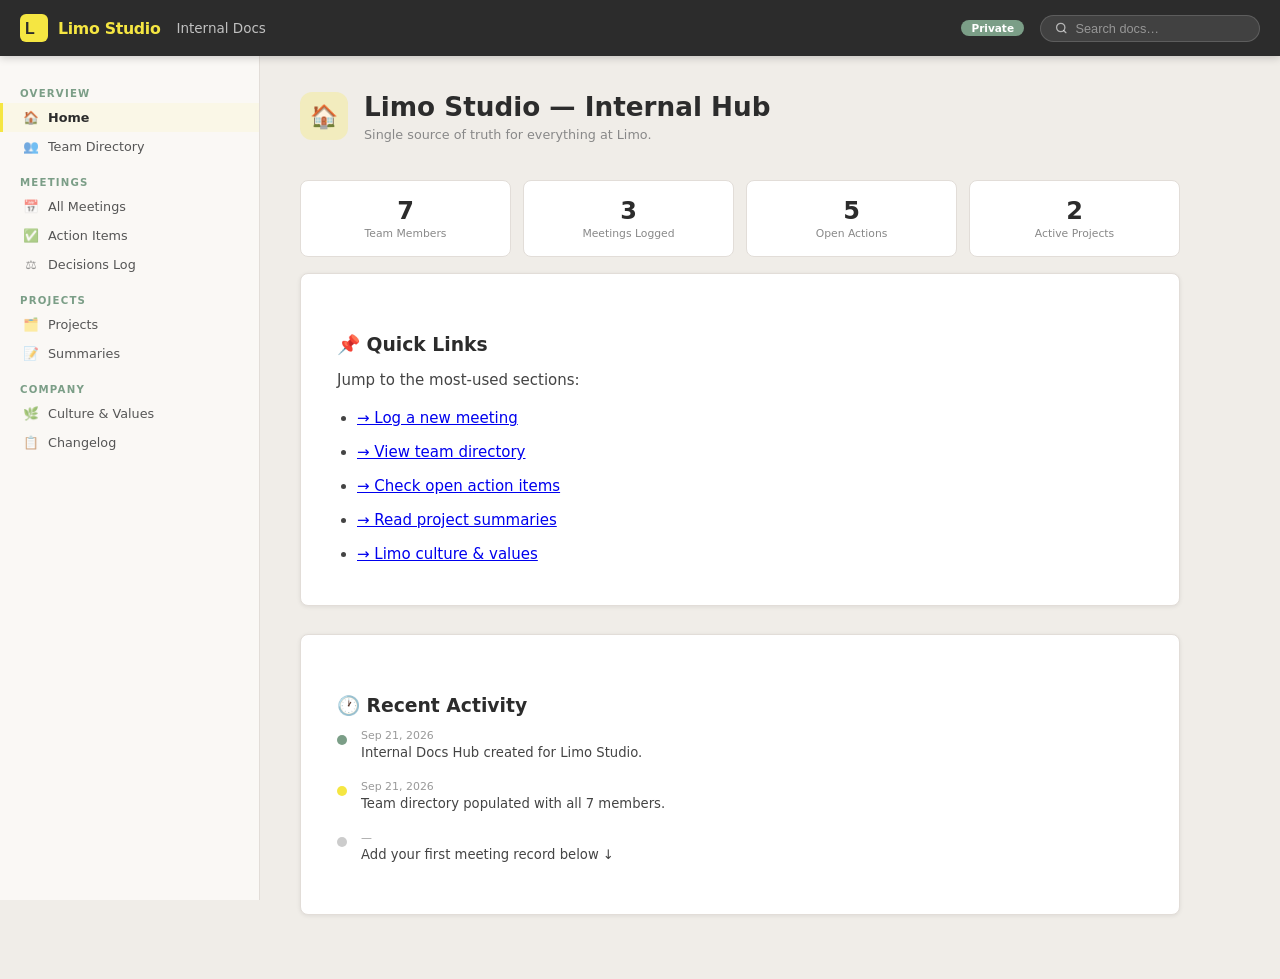
<file: docs/company-docs.html>
<!DOCTYPE html>
<html lang="en">
<head>
  <meta charset="UTF-8" />
  <meta name="viewport" content="width=device-width, initial-scale=1.0" />
  <title>Limo Studio — Internal Docs</title>
  <link rel="icon" href="../favicon.svg" type="image/svg+xml" />
  <style>
    /* ── Reset & Base ── */
    *, *::before, *::after { box-sizing: border-box; margin: 0; padding: 0; }
    :root {
      --ivory:      #FAF8F5;
      --charcoal:   #2C2C2C;
      --lemon:      #F5E642;
      --leaf:       #7B9E87;
      --leaf-light: #C8DDD1;
      --border:     #E2DDD8;
      --sidebar-w:  260px;
      --header-h:   56px;
      --font-sans:  'Inter', 'Segoe UI', system-ui, sans-serif;
      --font-mono:  'JetBrains Mono', 'Fira Code', monospace;
      --radius:     8px;
      --shadow:     0 1px 4px rgba(0,0,0,.08);
    }

    html { font-size: 15px; scroll-behavior: smooth; }
    body {
      font-family: var(--font-sans);
      background: #F0EDE8;
      color: var(--charcoal);
      min-height: 100vh;
      display: flex;
      flex-direction: column;
    }

    /* ── Top Bar ── */
    .topbar {
      position: fixed; top: 0; left: 0; right: 0; z-index: 100;
      height: var(--header-h);
      background: var(--charcoal);
      color: #fff;
      display: flex; align-items: center; gap: 16px;
      padding: 0 20px;
      box-shadow: 0 2px 8px rgba(0,0,0,.18);
    }
    .topbar .logo {
      display: flex; align-items: center; gap: 10px;
      font-weight: 700; font-size: 1.05rem; letter-spacing: -.3px;
      color: var(--lemon); text-decoration: none;
    }
    .topbar .logo svg { width: 28px; height: 28px; }
    .topbar .doc-title {
      flex: 1; font-size: .9rem; opacity: .7;
    }
    .topbar .badge {
      background: var(--leaf); color: #fff; font-size: .7rem;
      padding: 2px 10px; border-radius: 20px; font-weight: 600;
    }
    .topbar .search-box {
      display: flex; align-items: center; gap: 8px;
      background: rgba(255,255,255,.1); border: 1px solid rgba(255,255,255,.15);
      border-radius: 20px; padding: 5px 14px; min-width: 200px;
    }
    .topbar .search-box input {
      background: transparent; border: none; outline: none;
      color: #fff; font-size: .85rem; width: 100%;
    }
    .topbar .search-box input::placeholder { color: rgba(255,255,255,.45); }

    /* ── Layout ── */
    .layout {
      display: flex;
      margin-top: var(--header-h);
      min-height: calc(100vh - var(--header-h));
    }

    /* ── Sidebar ── */
    .sidebar {
      width: var(--sidebar-w);
      background: var(--ivory);
      border-right: 1px solid var(--border);
      position: fixed;
      top: var(--header-h); bottom: 0;
      overflow-y: auto;
      padding: 20px 0;
    }
    .sidebar-section { margin-bottom: 4px; }
    .sidebar-header {
      font-size: .68rem; font-weight: 700; letter-spacing: 1.2px;
      text-transform: uppercase; color: var(--leaf);
      padding: 12px 20px 4px;
    }
    .sidebar-link {
      display: flex; align-items: center; gap: 9px;
      padding: 7px 20px;
      font-size: .85rem; color: #555; text-decoration: none;
      border-left: 3px solid transparent;
      transition: all .15s;
      cursor: pointer;
    }
    .sidebar-link:hover { background: #F0EDE8; color: var(--charcoal); }
    .sidebar-link.active {
      border-left-color: var(--lemon);
      background: rgba(245,230,66,.08);
      color: var(--charcoal); font-weight: 600;
    }
    .sidebar-link .icon { width: 16px; text-align: center; opacity: .6; }
    .sidebar-link.active .icon { opacity: 1; }

    /* ── Main Content ── */
    .main {
      margin-left: var(--sidebar-w);
      flex: 1;
      padding: 36px 40px;
      max-width: 960px;
    }

    /* ── Page / Section ── */
    .page { display: none; }
    .page.active { display: block; }

    /* ── Doc Card ── */
    .doc-card {
      background: #fff;
      border: 1px solid var(--border);
      border-radius: var(--radius);
      box-shadow: var(--shadow);
      padding: 32px 36px;
      margin-bottom: 28px;
    }

    /* ── Typography ── */
    h1 { font-size: 1.75rem; font-weight: 800; margin-bottom: 6px; }
    h2 { font-size: 1.25rem; font-weight: 700; margin: 28px 0 12px; color: var(--charcoal); }
    h3 { font-size: 1rem; font-weight: 700; margin: 20px 0 8px; }
    p  { line-height: 1.7; color: #444; margin-bottom: 10px; }
    hr { border: none; border-top: 1px solid var(--border); margin: 24px 0; }
    ul, ol { padding-left: 20px; color: #444; line-height: 1.8; }
    li { margin-bottom: 4px; }

    /* ── Page Header ── */
    .page-header {
      display: flex; align-items: flex-start; gap: 16px;
      margin-bottom: 24px;
    }
    .page-header-icon {
      width: 48px; height: 48px; border-radius: 12px;
      display: flex; align-items: center; justify-content: center;
      font-size: 1.5rem; flex-shrink: 0;
    }
    .page-header-icon.yellow { background: rgba(245,230,66,.25); }
    .page-header-icon.green  { background: rgba(123,158,135,.2); }
    .page-header-icon.blue   { background: rgba(100,149,237,.15); }
    .page-header-icon.red    { background: rgba(220,80,80,.12); }
    .page-header h1 { margin-bottom: 2px; }
    .page-header .subtitle { color: #888; font-size: .85rem; }

    /* ── Metadata Row ── */
    .meta-row {
      display: flex; flex-wrap: wrap; gap: 16px;
      margin-bottom: 20px;
    }
    .meta-chip {
      display: inline-flex; align-items: center; gap: 5px;
      font-size: .78rem; color: #666;
      background: #F5F3F0; border: 1px solid var(--border);
      border-radius: 20px; padding: 3px 12px;
    }

    /* ── People Cards ── */
    .people-grid {
      display: grid;
      grid-template-columns: repeat(auto-fill, minmax(200px, 1fr));
      gap: 16px;
      margin-top: 16px;
    }
    .person-card {
      background: #FAFAFA;
      border: 1px solid var(--border);
      border-radius: var(--radius);
      padding: 20px 16px;
      text-align: center;
      transition: box-shadow .15s;
    }
    .person-card:hover { box-shadow: 0 4px 16px rgba(0,0,0,.09); }
    .person-avatar {
      width: 64px; height: 64px; border-radius: 50%;
      margin: 0 auto 12px;
      display: flex; align-items: center; justify-content: center;
      font-weight: 700; font-size: 1.1rem; color: #fff;
    }
    .person-name { font-weight: 700; font-size: .95rem; margin-bottom: 3px; }
    .person-role { font-size: .78rem; color: var(--leaf); font-weight: 600; margin-bottom: 6px; }
    .person-detail { font-size: .75rem; color: #888; line-height: 1.5; }
    .person-tag {
      display: inline-block; margin-top: 8px;
      background: rgba(123,158,135,.12); color: var(--leaf);
      border-radius: 20px; padding: 2px 10px; font-size: .7rem; font-weight: 600;
    }

    /* ── Meeting Entries ── */
    .meeting-entry {
      border-left: 3px solid var(--lemon);
      padding-left: 16px;
      margin-bottom: 28px;
    }
    .meeting-entry .meeting-title {
      font-weight: 700; font-size: 1rem; margin-bottom: 4px;
    }
    .meeting-entry .meeting-meta {
      font-size: .78rem; color: #888; margin-bottom: 10px;
    }
    .meeting-entry .attendees {
      display: flex; flex-wrap: wrap; gap: 6px; margin-bottom: 10px;
    }
    .attendee-pill {
      background: rgba(44,44,44,.07); border-radius: 20px;
      padding: 2px 10px; font-size: .75rem; font-weight: 600;
    }
    .action-item {
      display: flex; align-items: flex-start; gap: 8px;
      padding: 6px 0; border-bottom: 1px solid #F0EDE8;
      font-size: .85rem;
    }
    .action-item:last-child { border-bottom: none; }
    .action-check {
      width: 16px; height: 16px; border-radius: 4px;
      border: 2px solid var(--border); cursor: pointer; flex-shrink: 0; margin-top: 1px;
      appearance: none; -webkit-appearance: none; background: #fff;
      transition: all .15s;
    }
    .action-check:checked {
      background: var(--leaf); border-color: var(--leaf);
    }
    .action-owner { font-weight: 600; color: var(--charcoal); min-width: 80px; }
    .action-due   { color: #999; font-size: .75rem; margin-left: auto; white-space: nowrap; }

    /* ── Status Badge ── */
    .status {
      display: inline-flex; align-items: center; gap: 5px;
      border-radius: 20px; padding: 2px 10px; font-size: .73rem; font-weight: 700;
    }
    .status.done     { background: rgba(123,158,135,.15); color: var(--leaf); }
    .status.wip      { background: rgba(245,230,66,.3);   color: #A89B00; }
    .status.blocked  { background: rgba(220,80,80,.12);   color: #C04040; }
    .status.todo     { background: #F0EDE8;               color: #888; }
    .status::before  { content: ''; display: inline-block; width: 6px; height: 6px; border-radius: 50%; background: currentColor; }

    /* ── Summary Cards ── */
    .summary-grid {
      display: grid; grid-template-columns: 1fr 1fr; gap: 16px;
    }
    @media (max-width: 680px) { .summary-grid { grid-template-columns: 1fr; } }

    .summary-block {
      background: #FAFAFA; border: 1px solid var(--border);
      border-radius: var(--radius); padding: 18px 20px;
    }
    .summary-block h3 { font-size: .9rem; margin: 0 0 8px; }

    /* ── KPI Row ── */
    .kpi-row { display: flex; flex-wrap: wrap; gap: 12px; margin: 16px 0; }
    .kpi {
      flex: 1; min-width: 100px;
      background: #fff; border: 1px solid var(--border);
      border-radius: var(--radius); padding: 16px 20px; text-align: center;
    }
    .kpi .kpi-val { font-size: 1.6rem; font-weight: 800; color: var(--charcoal); }
    .kpi .kpi-label { font-size: .72rem; color: #888; margin-top: 2px; }

    /* ── Table ── */
    table { width: 100%; border-collapse: collapse; font-size: .85rem; }
    thead th {
      background: #F5F3F0; text-align: left;
      padding: 9px 12px; font-size: .73rem; text-transform: uppercase;
      letter-spacing: .8px; color: #888; border-bottom: 1px solid var(--border);
    }
    tbody tr { border-bottom: 1px solid var(--border); }
    tbody tr:last-child { border-bottom: none; }
    tbody td { padding: 10px 12px; vertical-align: middle; }
    tbody tr:hover { background: #FAFAFA; }

    /* ── New Item Form ── */
    .add-btn {
      display: inline-flex; align-items: center; gap: 7px;
      background: var(--charcoal); color: #fff;
      border: none; border-radius: var(--radius);
      padding: 9px 18px; font-size: .85rem; font-weight: 600;
      cursor: pointer; transition: opacity .15s; margin-top: 16px;
    }
    .add-btn:hover { opacity: .85; }
    .add-btn.secondary {
      background: transparent; color: var(--charcoal);
      border: 1.5px solid var(--border);
    }

    .form-row {
      display: none; background: #FAFAFA; border: 1px solid var(--border);
      border-radius: var(--radius); padding: 20px; margin-top: 12px;
    }
    .form-row.open { display: block; }
    .form-grid { display: grid; grid-template-columns: 1fr 1fr; gap: 12px; }
    .form-group { display: flex; flex-direction: column; gap: 5px; }
    .form-group label { font-size: .75rem; font-weight: 600; color: #666; }
    .form-group input, .form-group select, .form-group textarea {
      border: 1px solid var(--border); border-radius: 6px;
      padding: 8px 11px; font-size: .85rem; font-family: inherit;
      outline: none; background: #fff;
      transition: border-color .15s;
    }
    .form-group input:focus, .form-group select:focus, .form-group textarea:focus {
      border-color: var(--leaf);
    }
    .form-actions { display: flex; gap: 8px; margin-top: 16px; }

    /* ── Scrollbar ── */
    ::-webkit-scrollbar { width: 6px; height: 6px; }
    ::-webkit-scrollbar-track { background: transparent; }
    ::-webkit-scrollbar-thumb { background: #D0CBC4; border-radius: 3px; }

    /* ── Responsive ── */
    @media (max-width: 720px) {
      .sidebar { transform: translateX(-100%); transition: transform .25s; z-index: 50; }
      .sidebar.open { transform: translateX(0); }
      .main { margin-left: 0; padding: 20px 16px; }
    }

    /* ── Highlight ── */
    .highlight { background: rgba(245,230,66,.35); border-radius: 3px; padding: 0 2px; }

    /* ── Timeline dot ── */
    .tl { display: flex; gap: 14px; margin-bottom: 20px; }
    .tl-dot { width: 10px; height: 10px; border-radius: 50%; background: var(--leaf); margin-top: 6px; flex-shrink: 0; }
    .tl-content { flex: 1; }
    .tl-date { font-size: .73rem; color: #999; margin-bottom: 3px; }
    .tl-text { font-size: .88rem; color: #444; }

    /* ── Print ── */
    @media print {
      .topbar, .sidebar { display: none; }
      .main { margin-left: 0; }
    }
  </style>
</head>
<body>

<!-- ═══════════════════════════ TOP BAR ═══════════════════════════ -->
<header class="topbar">
  <a class="logo" href="../index.html">
    <svg viewBox="0 0 28 28" fill="none" xmlns="http://www.w3.org/2000/svg">
      <rect width="28" height="28" rx="6" fill="#F5E642"/>
      <text x="5" y="20" font-family="sans-serif" font-weight="900" font-size="16" fill="#2C2C2C">L</text>
    </svg>
    Limo Studio
  </a>
  <span class="doc-title">Internal Docs</span>
  <span class="badge">Private</span>
  <div class="search-box">
    <svg width="14" height="14" viewBox="0 0 24 24" fill="none" stroke="rgba(255,255,255,.6)" stroke-width="2.5" stroke-linecap="round" stroke-linejoin="round"><circle cx="11" cy="11" r="8"/><line x1="21" y1="21" x2="16.65" y2="16.65"/></svg>
    <input type="text" placeholder="Search docs…" id="searchInput" oninput="searchDocs(this.value)" />
  </div>
</header>

<!-- ═══════════════════════════ LAYOUT ═══════════════════════════ -->
<div class="layout">

  <!-- ── SIDEBAR ── -->
  <nav class="sidebar" id="sidebar">

    <div class="sidebar-section">
      <div class="sidebar-header">Overview</div>
      <a class="sidebar-link active" onclick="showPage('home')" id="link-home">
        <span class="icon">🏠</span> Home
      </a>
      <a class="sidebar-link" onclick="showPage('team')" id="link-team">
        <span class="icon">👥</span> Team Directory
      </a>
    </div>

    <div class="sidebar-section">
      <div class="sidebar-header">Meetings</div>
      <a class="sidebar-link" onclick="showPage('meetings')" id="link-meetings">
        <span class="icon">📅</span> All Meetings
      </a>
      <a class="sidebar-link" onclick="showPage('actions')" id="link-actions">
        <span class="icon">✅</span> Action Items
      </a>
      <a class="sidebar-link" onclick="showPage('decisions')" id="link-decisions">
        <span class="icon">⚖️</span> Decisions Log
      </a>
    </div>

    <div class="sidebar-section">
      <div class="sidebar-header">Projects</div>
      <a class="sidebar-link" onclick="showPage('projects')" id="link-projects">
        <span class="icon">🗂️</span> Projects
      </a>
      <a class="sidebar-link" onclick="showPage('summaries')" id="link-summaries">
        <span class="icon">📝</span> Summaries
      </a>
    </div>

    <div class="sidebar-section">
      <div class="sidebar-header">Company</div>
      <a class="sidebar-link" onclick="showPage('culture')" id="link-culture">
        <span class="icon">🌿</span> Culture & Values
      </a>
      <a class="sidebar-link" onclick="showPage('changelog')" id="link-changelog">
        <span class="icon">📋</span> Changelog
      </a>
    </div>

  </nav>

  <!-- ── MAIN ── -->
  <main class="main">

    <!-- ════════════════ HOME ════════════════ -->
    <section class="page active" id="page-home">

      <div class="page-header">
        <div class="page-header-icon yellow">🏠</div>
        <div>
          <h1>Limo Studio — Internal Hub</h1>
          <p class="subtitle">Single source of truth for everything at Limo.</p>
        </div>
      </div>

      <div class="kpi-row">
        <div class="kpi"><div class="kpi-val">7</div><div class="kpi-label">Team Members</div></div>
        <div class="kpi"><div class="kpi-val" id="kpi-meetings">3</div><div class="kpi-label">Meetings Logged</div></div>
        <div class="kpi"><div class="kpi-val" id="kpi-open">5</div><div class="kpi-label">Open Actions</div></div>
        <div class="kpi"><div class="kpi-val" id="kpi-projects">2</div><div class="kpi-label">Active Projects</div></div>
      </div>

      <div class="doc-card">
        <h2>📌 Quick Links</h2>
        <p>Jump to the most-used sections:</p>
        <ul style="margin-top:10px; line-height:2;">
          <li><a href="#" onclick="showPage('meetings')">→ Log a new meeting</a></li>
          <li><a href="#" onclick="showPage('team')">→ View team directory</a></li>
          <li><a href="#" onclick="showPage('actions')">→ Check open action items</a></li>
          <li><a href="#" onclick="showPage('summaries')">→ Read project summaries</a></li>
          <li><a href="#" onclick="showPage('culture')">→ Limo culture &amp; values</a></li>
        </ul>
      </div>

      <div class="doc-card">
        <h2>🕐 Recent Activity</h2>
        <div class="tl">
          <div class="tl-dot"></div>
          <div class="tl-content">
            <div class="tl-date">Sep 21, 2026</div>
            <div class="tl-text">Internal Docs Hub created for Limo Studio.</div>
          </div>
        </div>
        <div class="tl">
          <div class="tl-dot" style="background:var(--lemon);"></div>
          <div class="tl-content">
            <div class="tl-date">Sep 21, 2026</div>
            <div class="tl-text">Team directory populated with all 7 members.</div>
          </div>
        </div>
        <div class="tl">
          <div class="tl-dot" style="background:#ccc;"></div>
          <div class="tl-content">
            <div class="tl-date">—</div>
            <div class="tl-text">Add your first meeting record below ↓</div>
          </div>
        </div>
      </div>

    </section>

    <!-- ════════════════ TEAM ════════════════ -->
    <section class="page" id="page-team">

      <div class="page-header">
        <div class="page-header-icon green">👥</div>
        <div>
          <h1>Team Directory</h1>
          <p class="subtitle">7 members · Italy &amp; Global</p>
        </div>
      </div>

      <div class="doc-card">
        <div class="people-grid" id="peopleGrid">

          <div class="person-card">
            <div class="person-avatar" style="background:#2C2C2C;">MR</div>
            <div class="person-name">Mojtaba Roshana</div>
            <div class="person-role">Studio Director</div>
            <div class="person-detail">Strategy, Vision, Client Relations</div>
            <span class="person-tag">Founder</span>
          </div>

          <div class="person-card">
            <div class="person-avatar" style="background:#7B9E87;">AA</div>
            <div class="person-name">Amin A.</div>
            <div class="person-role">Lead Developer</div>
            <div class="person-detail">Full-stack, Architecture</div>
            <span class="person-tag">Tech</span>
          </div>

          <div class="person-card">
            <div class="person-avatar" style="background:#5B7FA6;">RK</div>
            <div class="person-name">Ramtin K.</div>
            <div class="person-role">Designer</div>
            <div class="person-detail">UI/UX, Brand, Motion</div>
            <span class="person-tag">Design</span>
          </div>

          <div class="person-card">
            <div class="person-avatar" style="background:#B07DBF;">PF</div>
            <div class="person-name">Parisa F.</div>
            <div class="person-role">Project Manager</div>
            <div class="person-detail">Delivery, Timelines, Clients</div>
            <span class="person-tag">Ops</span>
          </div>

          <div class="person-card">
            <div class="person-avatar" style="background:#C07070;">RJ</div>
            <div class="person-name">Roya J.</div>
            <div class="person-role">Marketing Lead</div>
            <div class="person-detail">Content, Social, Growth</div>
            <span class="person-tag">Marketing</span>
          </div>

          <div class="person-card">
            <div class="person-avatar" style="background:#D4924A;">TE</div>
            <div class="person-name">Taha E.</div>
            <div class="person-role">Backend Engineer</div>
            <div class="person-detail">APIs, Databases, DevOps</div>
            <span class="person-tag">Tech</span>
          </div>

          <div class="person-card">
            <div class="person-avatar" style="background:#4DA8A4;">MY</div>
            <div class="person-name">Maryam Y.</div>
            <div class="person-role">Frontend Engineer</div>
            <div class="person-detail">React, Accessibility, Perf</div>
            <span class="person-tag">Tech</span>
          </div>

        </div>

        <button class="add-btn secondary" style="margin-top:24px;" onclick="toggleForm('addPersonForm')">+ Add Team Member</button>

        <div class="form-row" id="addPersonForm">
          <h3 style="margin-top:0; margin-bottom:16px;">New Team Member</h3>
          <div class="form-grid">
            <div class="form-group">
              <label>Full Name</label>
              <input type="text" placeholder="e.g. Sara Rossi" />
            </div>
            <div class="form-group">
              <label>Role / Title</label>
              <input type="text" placeholder="e.g. UX Researcher" />
            </div>
            <div class="form-group">
              <label>Initials</label>
              <input type="text" maxlength="2" placeholder="SR" />
            </div>
            <div class="form-group">
              <label>Department</label>
              <select>
                <option>Tech</option>
                <option>Design</option>
                <option>Ops</option>
                <option>Marketing</option>
                <option>Founder</option>
              </select>
            </div>
            <div class="form-group" style="grid-column:1/-1;">
              <label>Responsibilities</label>
              <input type="text" placeholder="Short description of what this person does" />
            </div>
          </div>
          <div class="form-actions">
            <button class="add-btn" onclick="addPerson()">Save Member</button>
            <button class="add-btn secondary" onclick="toggleForm('addPersonForm')">Cancel</button>
          </div>
        </div>
      </div>

    </section>

    <!-- ════════════════ MEETINGS ════════════════ -->
    <section class="page" id="page-meetings">

      <div class="page-header">
        <div class="page-header-icon blue">📅</div>
        <div>
          <h1>Meeting Log</h1>
          <p class="subtitle">All team meetings, notes, and decisions.</p>
        </div>
      </div>

      <div class="doc-card" id="meetingList">

        <!-- ── Meeting 1 ── -->
        <div class="meeting-entry">
          <div class="meeting-title">🟡 Weekly Sync — Week 38</div>
          <div class="meeting-meta">📅 Mon Sep 21, 2026 · 10:00–10:45 · Video Call · Facilitator: Parisa F.</div>
          <div class="attendees">
            <span class="attendee-pill">MR</span><span class="attendee-pill">AA</span>
            <span class="attendee-pill">PF</span><span class="attendee-pill">RK</span>
            <span class="attendee-pill">TE</span><span class="attendee-pill">MY</span>
          </div>
          <h3 style="margin-top:10px;">Agenda &amp; Notes</h3>
          <ul>
            <li>Website launch update — dev sign-off needed by Wednesday.</li>
            <li>Client X onboarding plan reviewed; proposal sent on Friday.</li>
            <li>Marketing Q4 budget discussion deferred to Thursday session.</li>
          </ul>
          <h3>Action Items</h3>
          <div class="action-item">
            <input type="checkbox" class="action-check" />
            <span class="action-owner">Amin</span>
            <span>Final QA pass on homepage — mobile breakpoints.</span>
            <span class="action-due">Due Sep 23</span>
          </div>
          <div class="action-item">
            <input type="checkbox" class="action-check" />
            <span class="action-owner">Maryam</span>
            <span>Fix RTL layout issue on contact section.</span>
            <span class="action-due">Due Sep 22</span>
          </div>
          <div class="action-item">
            <input type="checkbox" class="action-check" />
            <span class="action-owner">Parisa</span>
            <span>Send revised timeline to Client X.</span>
            <span class="action-due">Due Sep 22</span>
          </div>
        </div>

        <hr />

        <!-- ── Meeting 2 ── -->
        <div class="meeting-entry">
          <div class="meeting-title">🟢 Design Review — v2 Prototype</div>
          <div class="meeting-meta">📅 Fri Sep 18, 2026 · 14:00–15:00 · In-Person · Facilitator: Ramtin K.</div>
          <div class="attendees">
            <span class="attendee-pill">MR</span><span class="attendee-pill">RK</span>
            <span class="attendee-pill">MY</span><span class="attendee-pill">PF</span>
          </div>
          <h3 style="margin-top:10px;">Notes</h3>
          <ul>
            <li>New hero section animation approved by director.</li>
            <li>Typography scale updated: base 15px, heading 800 weight.</li>
            <li>Color palette locked — no more changes before launch.</li>
          </ul>
          <h3>Decision Made</h3>
          <p>✅ <strong>Lemon yellow (#F5E642)</strong> confirmed as primary accent. Muted leaf-green (#7B9E87) as secondary.</p>
        </div>

        <hr />

        <!-- ── Meeting 3 ── -->
        <div class="meeting-entry">
          <div class="meeting-title">🔵 Strategy Session — Q4 Planning</div>
          <div class="meeting-meta">📅 Thu Sep 17, 2026 · 11:00–12:30 · Video Call · Facilitator: Mojtaba R.</div>
          <div class="attendees">
            <span class="attendee-pill">MR</span><span class="attendee-pill">PF</span><span class="attendee-pill">RJ</span>
          </div>
          <h3 style="margin-top:10px;">Notes</h3>
          <ul>
            <li>Two new client prospects identified from LinkedIn outreach.</li>
            <li>Goal: close 1 new contract before end of October.</li>
            <li>Roya to run LinkedIn ad test in October with €500 budget.</li>
          </ul>
          <h3>Action Items</h3>
          <div class="action-item">
            <input type="checkbox" class="action-check" />
            <span class="action-owner">Roya</span>
            <span>Prepare LinkedIn ad copy &amp; targeting for review.</span>
            <span class="action-due">Due Sep 30</span>
          </div>
          <div class="action-item">
            <input type="checkbox" class="action-check" />
            <span class="action-owner">Mojtaba</span>
            <span>Follow up with Prospect A — second call.</span>
            <span class="action-due">Due Sep 25</span>
          </div>
        </div>

      </div>

      <!-- ADD MEETING FORM -->
      <button class="add-btn" onclick="toggleForm('addMeetingForm')">+ Log New Meeting</button>

      <div class="form-row" id="addMeetingForm">
        <h3 style="margin-top:0;margin-bottom:16px;">New Meeting Record</h3>
        <div class="form-grid">
          <div class="form-group">
            <label>Meeting Title</label>
            <input type="text" id="mTitle" placeholder="e.g. Weekly Sync — Week 39" />
          </div>
          <div class="form-group">
            <label>Date &amp; Time</label>
            <input type="datetime-local" id="mDate" />
          </div>
          <div class="form-group">
            <label>Facilitator</label>
            <input type="text" id="mFacilitator" placeholder="e.g. Parisa F." />
          </div>
          <div class="form-group">
            <label>Format</label>
            <select id="mFormat">
              <option>Video Call</option>
              <option>In-Person</option>
              <option>Async</option>
              <option>Hybrid</option>
            </select>
          </div>
          <div class="form-group" style="grid-column:1/-1;">
            <label>Attendees (comma-separated initials)</label>
            <input type="text" id="mAttendees" placeholder="MR, AA, PF, RK" />
          </div>
          <div class="form-group" style="grid-column:1/-1;">
            <label>Meeting Notes / Agenda</label>
            <textarea id="mNotes" rows="4" placeholder="Key discussion points, decisions made…"></textarea>
          </div>
        </div>
        <div class="form-actions">
          <button class="add-btn" onclick="addMeeting()">Save Meeting</button>
          <button class="add-btn secondary" onclick="toggleForm('addMeetingForm')">Cancel</button>
        </div>
      </div>

    </section>

    <!-- ════════════════ ACTION ITEMS ════════════════ -->
    <section class="page" id="page-actions">

      <div class="page-header">
        <div class="page-header-icon yellow">✅</div>
        <div>
          <h1>Action Items</h1>
          <p class="subtitle">All outstanding tasks across meetings.</p>
        </div>
      </div>

      <div class="doc-card">
        <table>
          <thead>
            <tr>
              <th>Done</th>
              <th>Task</th>
              <th>Owner</th>
              <th>Source</th>
              <th>Due</th>
              <th>Status</th>
            </tr>
          </thead>
          <tbody id="actionsTable">
            <tr>
              <td><input type="checkbox" class="action-check" /></td>
              <td>Final QA — mobile breakpoints</td>
              <td><strong>Amin</strong></td>
              <td>Weekly Sync W38</td>
              <td>Sep 23</td>
              <td><span class="status wip">In Progress</span></td>
            </tr>
            <tr>
              <td><input type="checkbox" class="action-check" /></td>
              <td>Fix RTL issue on contact section</td>
              <td><strong>Maryam</strong></td>
              <td>Weekly Sync W38</td>
              <td>Sep 22</td>
              <td><span class="status todo">To Do</span></td>
            </tr>
            <tr>
              <td><input type="checkbox" class="action-check" /></td>
              <td>Send revised timeline to Client X</td>
              <td><strong>Parisa</strong></td>
              <td>Weekly Sync W38</td>
              <td>Sep 22</td>
              <td><span class="status todo">To Do</span></td>
            </tr>
            <tr>
              <td><input type="checkbox" class="action-check" /></td>
              <td>LinkedIn ad copy &amp; targeting</td>
              <td><strong>Roya</strong></td>
              <td>Q4 Strategy</td>
              <td>Sep 30</td>
              <td><span class="status todo">To Do</span></td>
            </tr>
            <tr>
              <td><input type="checkbox" class="action-check" /></td>
              <td>Follow up with Prospect A</td>
              <td><strong>Mojtaba</strong></td>
              <td>Q4 Strategy</td>
              <td>Sep 25</td>
              <td><span class="status todo">To Do</span></td>
            </tr>
          </tbody>
        </table>
        <button class="add-btn secondary" style="margin-top:16px;" onclick="toggleForm('addActionForm')">+ Add Action Item</button>
        <div class="form-row" id="addActionForm">
          <div class="form-grid">
            <div class="form-group">
              <label>Task Description</label>
              <input type="text" id="aTask" placeholder="What needs to be done?" />
            </div>
            <div class="form-group">
              <label>Owner</label>
              <input type="text" id="aOwner" placeholder="e.g. Amin" />
            </div>
            <div class="form-group">
              <label>Due Date</label>
              <input type="date" id="aDue" />
            </div>
            <div class="form-group">
              <label>Source Meeting</label>
              <input type="text" id="aSource" placeholder="e.g. Weekly Sync W39" />
            </div>
          </div>
          <div class="form-actions">
            <button class="add-btn" onclick="addAction()">Save</button>
            <button class="add-btn secondary" onclick="toggleForm('addActionForm')">Cancel</button>
          </div>
        </div>
      </div>

    </section>

    <!-- ════════════════ DECISIONS ════════════════ -->
    <section class="page" id="page-decisions">

      <div class="page-header">
        <div class="page-header-icon blue">⚖️</div>
        <div>
          <h1>Decisions Log</h1>
          <p class="subtitle">Key decisions made — who, when, and why.</p>
        </div>
      </div>

      <div class="doc-card">
        <table>
          <thead>
            <tr><th>#</th><th>Decision</th><th>Made By</th><th>Date</th><th>Context</th></tr>
          </thead>
          <tbody id="decisionsTable">
            <tr>
              <td style="color:#999;">#1</td>
              <td>Lemon yellow (#F5E642) confirmed as primary accent color</td>
              <td>Mojtaba, Ramtin</td>
              <td>Sep 18</td>
              <td>Design Review v2</td>
            </tr>
            <tr>
              <td style="color:#999;">#2</td>
              <td>Marketing Q4 budget: €500 LinkedIn ad test in October</td>
              <td>Mojtaba, Roya</td>
              <td>Sep 17</td>
              <td>Q4 Strategy</td>
            </tr>
            <tr>
              <td style="color:#999;">#3</td>
              <td>Color palette locked before launch — no more changes</td>
              <td>Team</td>
              <td>Sep 18</td>
              <td>Design Review v2</td>
            </tr>
          </tbody>
        </table>
        <button class="add-btn secondary" style="margin-top:16px;" onclick="toggleForm('addDecisionForm')">+ Log Decision</button>
        <div class="form-row" id="addDecisionForm">
          <div class="form-grid">
            <div class="form-group" style="grid-column:1/-1;">
              <label>Decision</label>
              <input type="text" id="dDecision" placeholder="What was decided?" />
            </div>
            <div class="form-group">
              <label>Made By</label>
              <input type="text" id="dBy" placeholder="e.g. Mojtaba, Amin" />
            </div>
            <div class="form-group">
              <label>Date</label>
              <input type="date" id="dDate" />
            </div>
            <div class="form-group" style="grid-column:1/-1;">
              <label>Context / Source</label>
              <input type="text" id="dContext" placeholder="Which meeting or discussion?" />
            </div>
          </div>
          <div class="form-actions">
            <button class="add-btn" onclick="addDecision()">Save Decision</button>
            <button class="add-btn secondary" onclick="toggleForm('addDecisionForm')">Cancel</button>
          </div>
        </div>
      </div>

    </section>

    <!-- ════════════════ PROJECTS ════════════════ -->
    <section class="page" id="page-projects">

      <div class="page-header">
        <div class="page-header-icon green">🗂️</div>
        <div>
          <h1>Projects</h1>
          <p class="subtitle">Active and past Limo projects.</p>
        </div>
      </div>

      <div class="doc-card">
        <table>
          <thead>
            <tr><th>Project</th><th>Lead</th><th>Client</th><th>Start</th><th>Deadline</th><th>Status</th></tr>
          </thead>
          <tbody id="projectsTable">
            <tr>
              <td><strong>Limo Studio Website</strong></td>
              <td>Ramtin + Amin</td>
              <td>Internal</td>
              <td>Aug 2026</td>
              <td>Sep 25, 2026</td>
              <td><span class="status wip">In Progress</span></td>
            </tr>
            <tr>
              <td><strong>Client X — Brand Identity</strong></td>
              <td>Ramtin</td>
              <td>Client X</td>
              <td>Sep 2026</td>
              <td>Nov 1, 2026</td>
              <td><span class="status todo">To Start</span></td>
            </tr>
          </tbody>
        </table>
        <button class="add-btn secondary" style="margin-top:16px;" onclick="toggleForm('addProjectForm')">+ New Project</button>
        <div class="form-row" id="addProjectForm">
          <div class="form-grid">
            <div class="form-group">
              <label>Project Name</label>
              <input type="text" id="pName" placeholder="e.g. Client Y — Web App" />
            </div>
            <div class="form-group">
              <label>Lead(s)</label>
              <input type="text" id="pLead" placeholder="e.g. Amin + Taha" />
            </div>
            <div class="form-group">
              <label>Client</label>
              <input type="text" id="pClient" placeholder="Client name or Internal" />
            </div>
            <div class="form-group">
              <label>Deadline</label>
              <input type="date" id="pDeadline" />
            </div>
          </div>
          <div class="form-actions">
            <button class="add-btn" onclick="addProject()">Save Project</button>
            <button class="add-btn secondary" onclick="toggleForm('addProjectForm')">Cancel</button>
          </div>
        </div>
      </div>

    </section>

    <!-- ════════════════ SUMMARIES ════════════════ -->
    <section class="page" id="page-summaries">

      <div class="page-header">
        <div class="page-header-icon yellow">📝</div>
        <div>
          <h1>Summaries</h1>
          <p class="subtitle">Weekly &amp; project summaries — what happened, what's next.</p>
        </div>
      </div>

      <div class="doc-card">
        <h2>📆 Week 38 Summary — Sep 15–21, 2026</h2>
        <div class="meta-row">
          <span class="meta-chip">📅 Sep 21, 2026</span>
          <span class="meta-chip">✍️ Mojtaba R.</span>
          <span class="meta-chip">🔖 Weekly</span>
        </div>

        <div class="summary-grid">
          <div class="summary-block">
            <h3>✅ What We Did</h3>
            <ul>
              <li>Locked final design palette for studio website.</li>
              <li>Completed multilingual (4 languages) implementation.</li>
              <li>Sent initial proposal to Client X.</li>
              <li>Set up Limo's LinkedIn company page.</li>
            </ul>
          </div>
          <div class="summary-block">
            <h3>⚠️ Blockers</h3>
            <ul>
              <li>Awaiting domain registration confirmation.</li>
              <li>Client X has not signed NDA yet.</li>
            </ul>
          </div>
          <div class="summary-block">
            <h3>📌 Next Week Goals</h3>
            <ul>
              <li>Launch studio website on GitHub Pages.</li>
              <li>Close client X first call outcome.</li>
              <li>Finalize Q4 marketing plan.</li>
            </ul>
          </div>
          <div class="summary-block">
            <h3>💡 Wins</h3>
            <ul>
              <li>Full RTL Persian support shipped 🎉</li>
              <li>Team aligned on brand identity — no more debates.</li>
              <li>Two warm leads from LinkedIn outreach.</li>
            </ul>
          </div>
        </div>

        <button class="add-btn secondary" style="margin-top:24px;" onclick="toggleForm('addSummaryForm')">+ Add Weekly Summary</button>

        <div class="form-row" id="addSummaryForm">
          <div class="form-grid">
            <div class="form-group">
              <label>Week / Period</label>
              <input type="text" id="sWeek" placeholder="e.g. Week 39 — Sep 22–28" />
            </div>
            <div class="form-group">
              <label>Written By</label>
              <input type="text" id="sAuthor" placeholder="e.g. Mojtaba R." />
            </div>
            <div class="form-group" style="grid-column:1/-1;">
              <label>What We Did</label>
              <textarea id="sDid" rows="3" placeholder="Key accomplishments this week…"></textarea>
            </div>
            <div class="form-group" style="grid-column:1/-1;">
              <label>Blockers</label>
              <textarea id="sBlockers" rows="2" placeholder="What slowed us down?"></textarea>
            </div>
            <div class="form-group" style="grid-column:1/-1;">
              <label>Next Week Goals</label>
              <textarea id="sGoals" rows="3" placeholder="What do we aim to finish?"></textarea>
            </div>
          </div>
          <div class="form-actions">
            <button class="add-btn" onclick="addSummary()">Save Summary</button>
            <button class="add-btn secondary" onclick="toggleForm('addSummaryForm')">Cancel</button>
          </div>
        </div>
      </div>

    </section>

    <!-- ════════════════ CULTURE ════════════════ -->
    <section class="page" id="page-culture">

      <div class="page-header">
        <div class="page-header-icon green">🌿</div>
        <div>
          <h1>Culture &amp; Values</h1>
          <p class="subtitle">What Limo stands for.</p>
        </div>
      </div>

      <div class="doc-card">
        <h2>Our Principles</h2>
        <ul style="line-height:2.2;">
          <li><strong>🎯 Craft over speed</strong> — We take time to build things properly.</li>
          <li><strong>🤝 Radical transparency</strong> — Everyone knows what's happening and why.</li>
          <li><strong>🌍 Global by default</strong> — We design for all languages, cultures, and contexts.</li>
          <li><strong>🌱 Sustainable pace</strong> — No burnout. Sustainable work brings lasting results.</li>
          <li><strong>💬 Async first</strong> — We document before we call. Meetings have a purpose.</li>
        </ul>
        <hr />
        <h2>Working Norms</h2>
        <ul style="line-height:2.2;">
          <li>All decisions get logged in the <a href="#" onclick="showPage('decisions')">Decisions Log</a>.</li>
          <li>Every meeting needs an agenda shared 24h in advance.</li>
          <li>Action items must have an owner and a due date.</li>
          <li>Weekly summaries are written every Sunday by the director.</li>
          <li>Feedback is given kindly, directly, and in private first.</li>
        </ul>
      </div>

    </section>

    <!-- ════════════════ CHANGELOG ════════════════ -->
    <section class="page" id="page-changelog">

      <div class="page-header">
        <div class="page-header-icon red">📋</div>
        <div>
          <h1>Docs Changelog</h1>
          <p class="subtitle">History of changes to this documentation hub.</p>
        </div>
      </div>

      <div class="doc-card">
        <div class="tl">
          <div class="tl-dot"></div>
          <div class="tl-content">
            <div class="tl-date">v1.0.0 — Sep 21, 2026</div>
            <div class="tl-text">🎉 Initial launch. Created by Mojtaba R. Includes: Home, Team Directory, Meeting Log, Action Items, Decisions Log, Projects, Summaries, Culture &amp; Values.</div>
          </div>
        </div>
      </div>

    </section>

  </main>
</div>

<!-- ═══════════════════════════ SCRIPT ═══════════════════════════ -->
<script>
  // ── Page Navigation ──
  function showPage(id) {
    document.querySelectorAll('.page').forEach(p => p.classList.remove('active'));
    document.querySelectorAll('.sidebar-link').forEach(l => l.classList.remove('active'));
    document.getElementById('page-' + id).classList.add('active');
    document.getElementById('link-' + id).classList.add('active');
    window.scrollTo({ top: 0, behavior: 'smooth' });
  }

  // ── Toggle Form ──
  function toggleForm(id) {
    const f = document.getElementById(id);
    f.classList.toggle('open');
  }

  // ── Add Meeting ──
  function addMeeting() {
    const title       = document.getElementById('mTitle').value.trim();
    const date        = document.getElementById('mDate').value;
    const facilitator = document.getElementById('mFacilitator').value.trim();
    const format      = document.getElementById('mFormat').value;
    const attendees   = document.getElementById('mAttendees').value.trim();
    const notes       = document.getElementById('mNotes').value.trim();
    if (!title) { alert('Please enter a meeting title.'); return; }

    const pills = attendees ? attendees.split(',').map(a =>
      `<span class="attendee-pill">${a.trim()}</span>`).join('') : '';

    const entry = document.createElement('div');
    entry.innerHTML = `
      <hr/>
      <div class="meeting-entry">
        <div class="meeting-title">🔵 ${title}</div>
        <div class="meeting-meta">📅 ${date} · ${format} · Facilitator: ${facilitator}</div>
        <div class="attendees">${pills}</div>
        <h3 style="margin-top:10px;">Notes</h3>
        <p>${notes.replace(/\n/g, '<br>')}</p>
      </div>`;
    document.getElementById('meetingList').appendChild(entry);

    // Clear
    ['mTitle','mDate','mFacilitator','mAttendees','mNotes'].forEach(id => document.getElementById(id).value = '');
    toggleForm('addMeetingForm');

    // Update KPI
    const kpi = document.getElementById('kpi-meetings');
    kpi.textContent = parseInt(kpi.textContent) + 1;
  }

  // ── Add Action ──
  function addAction() {
    const task   = document.getElementById('aTask').value.trim();
    const owner  = document.getElementById('aOwner').value.trim();
    const due    = document.getElementById('aDue').value;
    const source = document.getElementById('aSource').value.trim();
    if (!task) { alert('Please enter a task.'); return; }

    const tbody = document.getElementById('actionsTable');
    const row   = tbody.insertRow();
    row.innerHTML = `
      <td><input type="checkbox" class="action-check"/></td>
      <td>${task}</td>
      <td><strong>${owner}</strong></td>
      <td>${source}</td>
      <td>${due}</td>
      <td><span class="status todo">To Do</span></td>`;
    ['aTask','aOwner','aDue','aSource'].forEach(id => document.getElementById(id).value = '');
    toggleForm('addActionForm');

    const kpi = document.getElementById('kpi-open');
    kpi.textContent = parseInt(kpi.textContent) + 1;
  }

  // ── Add Decision ──
  function addDecision() {
    const decision = document.getElementById('dDecision').value.trim();
    const by       = document.getElementById('dBy').value.trim();
    const date     = document.getElementById('dDate').value;
    const ctx      = document.getElementById('dContext').value.trim();
    if (!decision) { alert('Please enter a decision.'); return; }

    const tbody = document.getElementById('decisionsTable');
    const num   = tbody.rows.length + 1;
    const row   = tbody.insertRow();
    row.innerHTML = `
      <td style="color:#999;">#${num}</td>
      <td>${decision}</td>
      <td>${by}</td>
      <td>${date}</td>
      <td>${ctx}</td>`;
    ['dDecision','dBy','dDate','dContext'].forEach(id => document.getElementById(id).value = '');
    toggleForm('addDecisionForm');
  }

  // ── Add Project ──
  function addProject() {
    const name     = document.getElementById('pName').value.trim();
    const lead     = document.getElementById('pLead').value.trim();
    const client   = document.getElementById('pClient').value.trim();
    const deadline = document.getElementById('pDeadline').value;
    if (!name) { alert('Please enter a project name.'); return; }

    const tbody = document.getElementById('projectsTable');
    const row   = tbody.insertRow();
    row.innerHTML = `
      <td><strong>${name}</strong></td>
      <td>${lead}</td>
      <td>${client}</td>
      <td>${new Date().toLocaleDateString('en-US',{month:'short',year:'numeric'})}</td>
      <td>${deadline}</td>
      <td><span class="status todo">To Start</span></td>`;
    ['pName','pLead','pClient','pDeadline'].forEach(id => document.getElementById(id).value = '');
    toggleForm('addProjectForm');

    const kpi = document.getElementById('kpi-projects');
    kpi.textContent = parseInt(kpi.textContent) + 1;
  }

  // ── Add Person ──
  const COLORS = ['#2C2C2C','#7B9E87','#5B7FA6','#B07DBF','#C07070','#D4924A','#4DA8A4','#6B5B95'];
  let colorIdx = COLORS.length;
  function addPerson() {
    const form = document.getElementById('addPersonForm');
    const inputs = form.querySelectorAll('input, select');
    const name   = inputs[0].value.trim();
    const role   = inputs[1].value.trim();
    const init   = (inputs[2].value.trim() || name.substring(0,2)).toUpperCase();
    const dept   = inputs[3].value;
    const resp   = inputs[4].value.trim();
    if (!name) { alert('Please enter a name.'); return; }

    const color = COLORS[colorIdx++ % COLORS.length];
    const card  = document.createElement('div');
    card.className = 'person-card';
    card.innerHTML = `
      <div class="person-avatar" style="background:${color};">${init}</div>
      <div class="person-name">${name}</div>
      <div class="person-role">${role}</div>
      <div class="person-detail">${resp}</div>
      <span class="person-tag">${dept}</span>`;
    document.getElementById('peopleGrid').appendChild(card);
    inputs.forEach(i => i.tagName === 'INPUT' ? (i.value = '') : null);
    toggleForm('addPersonForm');
  }

  // ── Add Summary (simple toast) ──
  function addSummary() {
    const week    = document.getElementById('sWeek').value.trim();
    const author  = document.getElementById('sAuthor').value.trim();
    const did     = document.getElementById('sDid').value.trim();
    const block   = document.getElementById('sBlockers').value.trim();
    const goals   = document.getElementById('sGoals').value.trim();
    if (!week) { alert('Please enter a week/period.'); return; }

    const container = document.querySelector('#page-summaries .doc-card');
    const el = document.createElement('div');
    el.style.marginTop = '24px';
    el.innerHTML = `
      <hr/>
      <h2>📆 ${week}</h2>
      <div class="meta-row">
        <span class="meta-chip">✍️ ${author}</span>
        <span class="meta-chip">🔖 Weekly</span>
      </div>
      <div class="summary-grid">
        <div class="summary-block"><h3>✅ What We Did</h3><p>${did.replace(/\n/g,'<br>')}</p></div>
        <div class="summary-block"><h3>⚠️ Blockers</h3><p>${block.replace(/\n/g,'<br>')}</p></div>
        <div class="summary-block"><h3>📌 Next Week Goals</h3><p>${goals.replace(/\n/g,'<br>')}</p></div>
      </div>`;
    container.insertBefore(el, container.querySelector('.add-btn.secondary'));

    ['sWeek','sAuthor','sDid','sBlockers','sGoals'].forEach(id => document.getElementById(id).value = '');
    toggleForm('addSummaryForm');
  }

  // ── Simple search highlight ──
  function searchDocs(val) {
    if (!val) return;
    // Basic: navigate to meetings if searching for meeting-related keywords
  }
</script>

</body>
</html>
</file>
